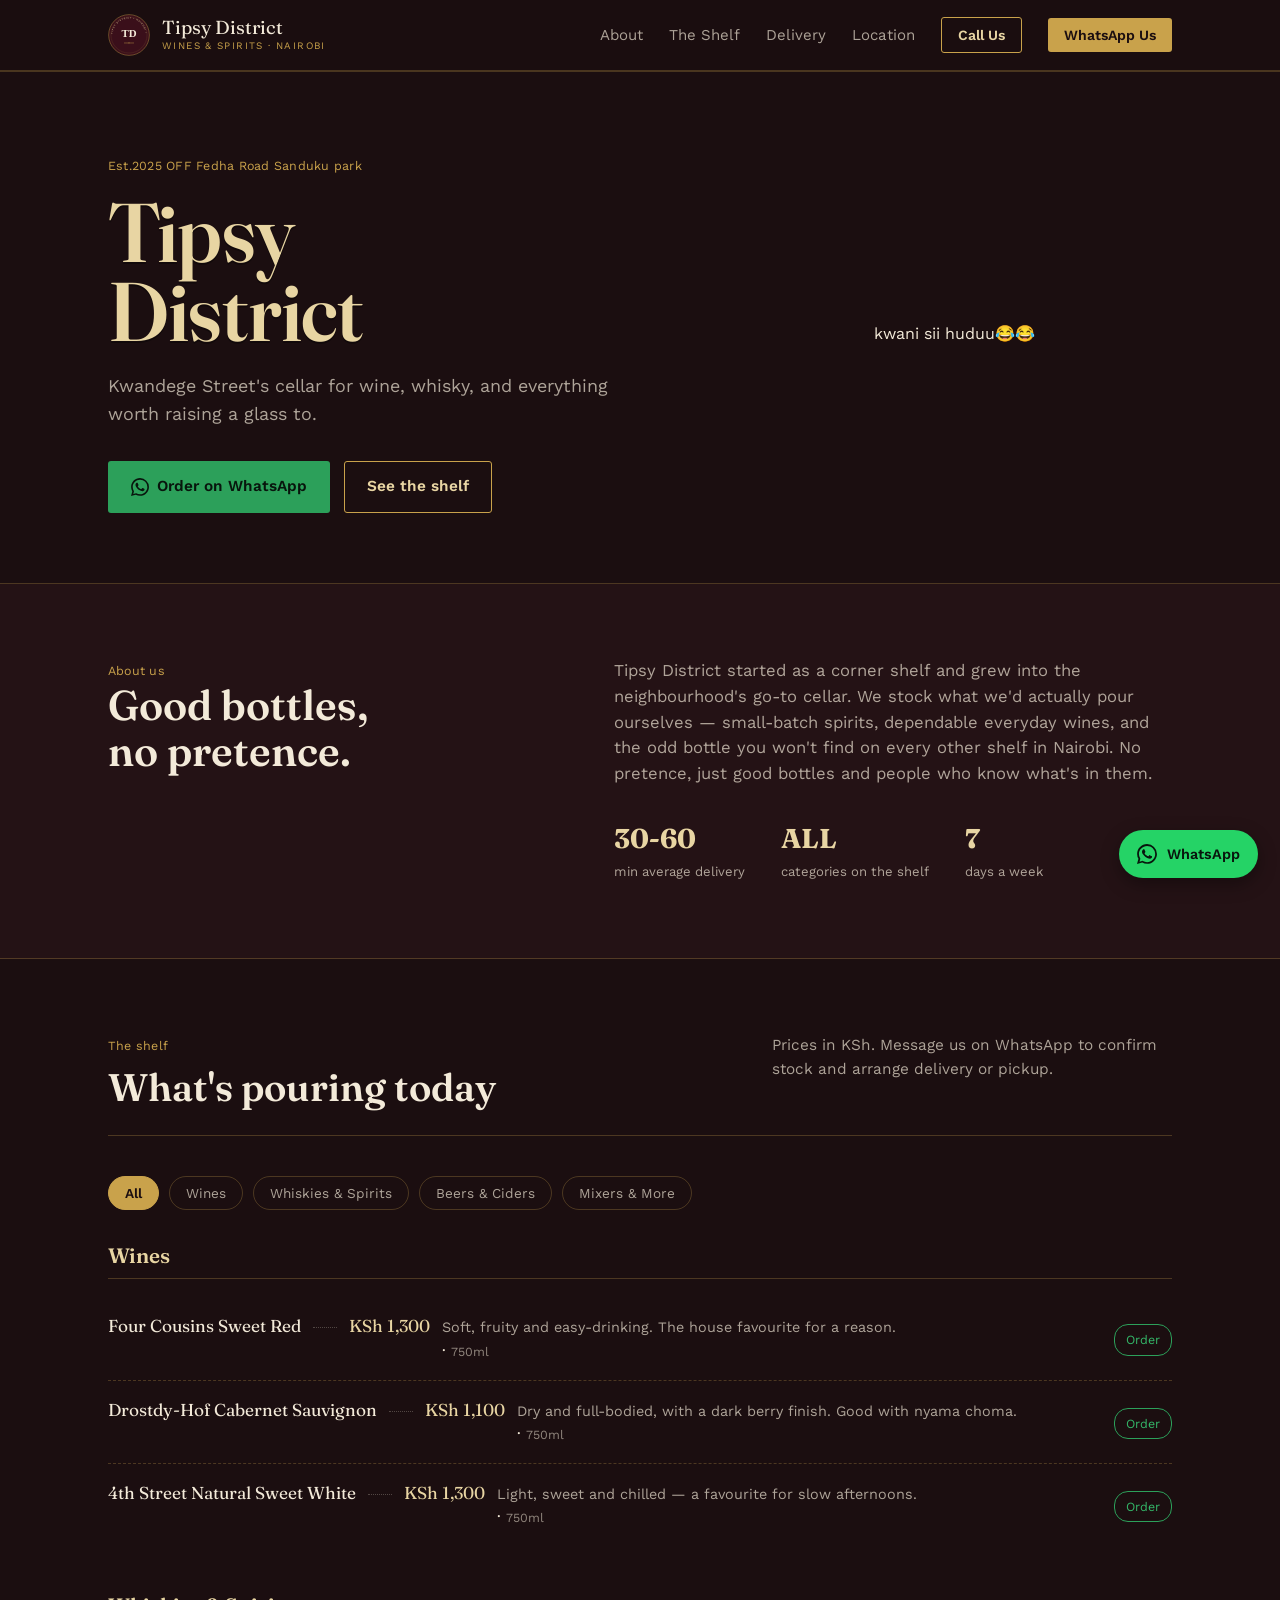
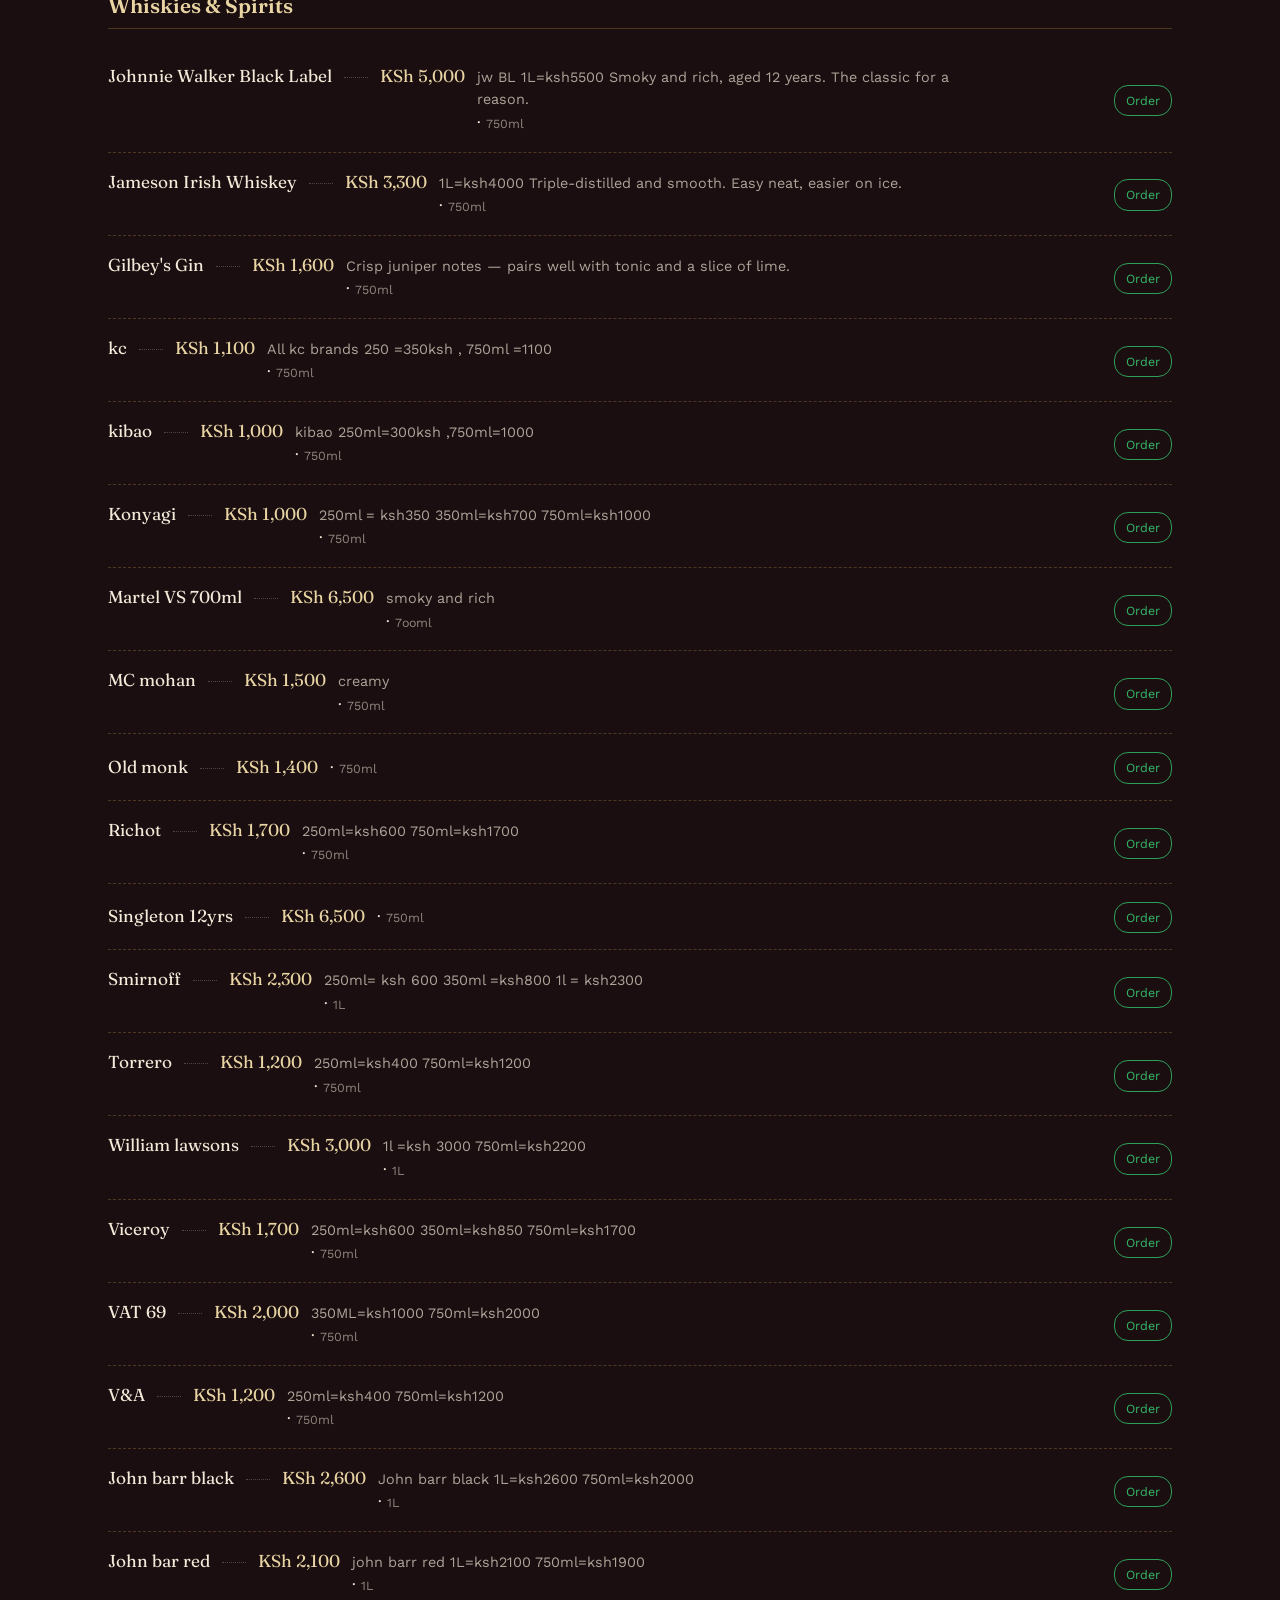
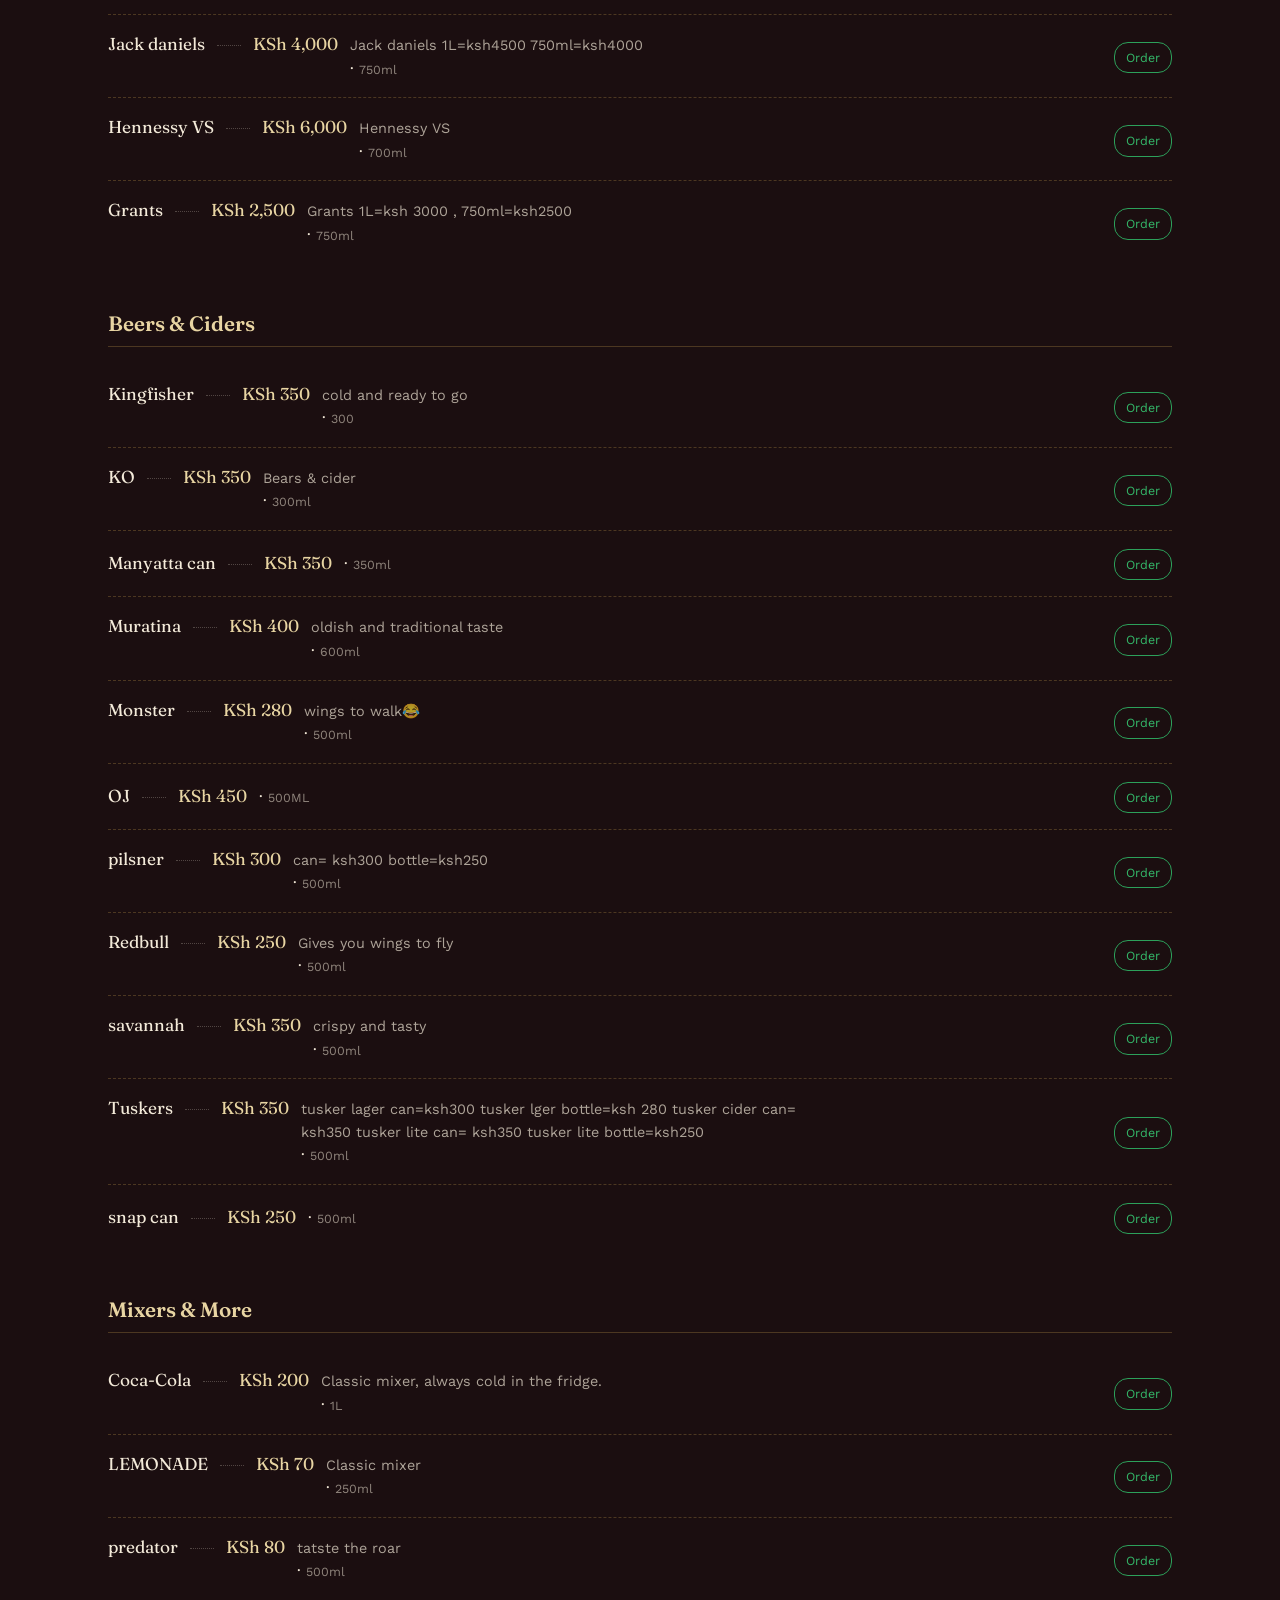
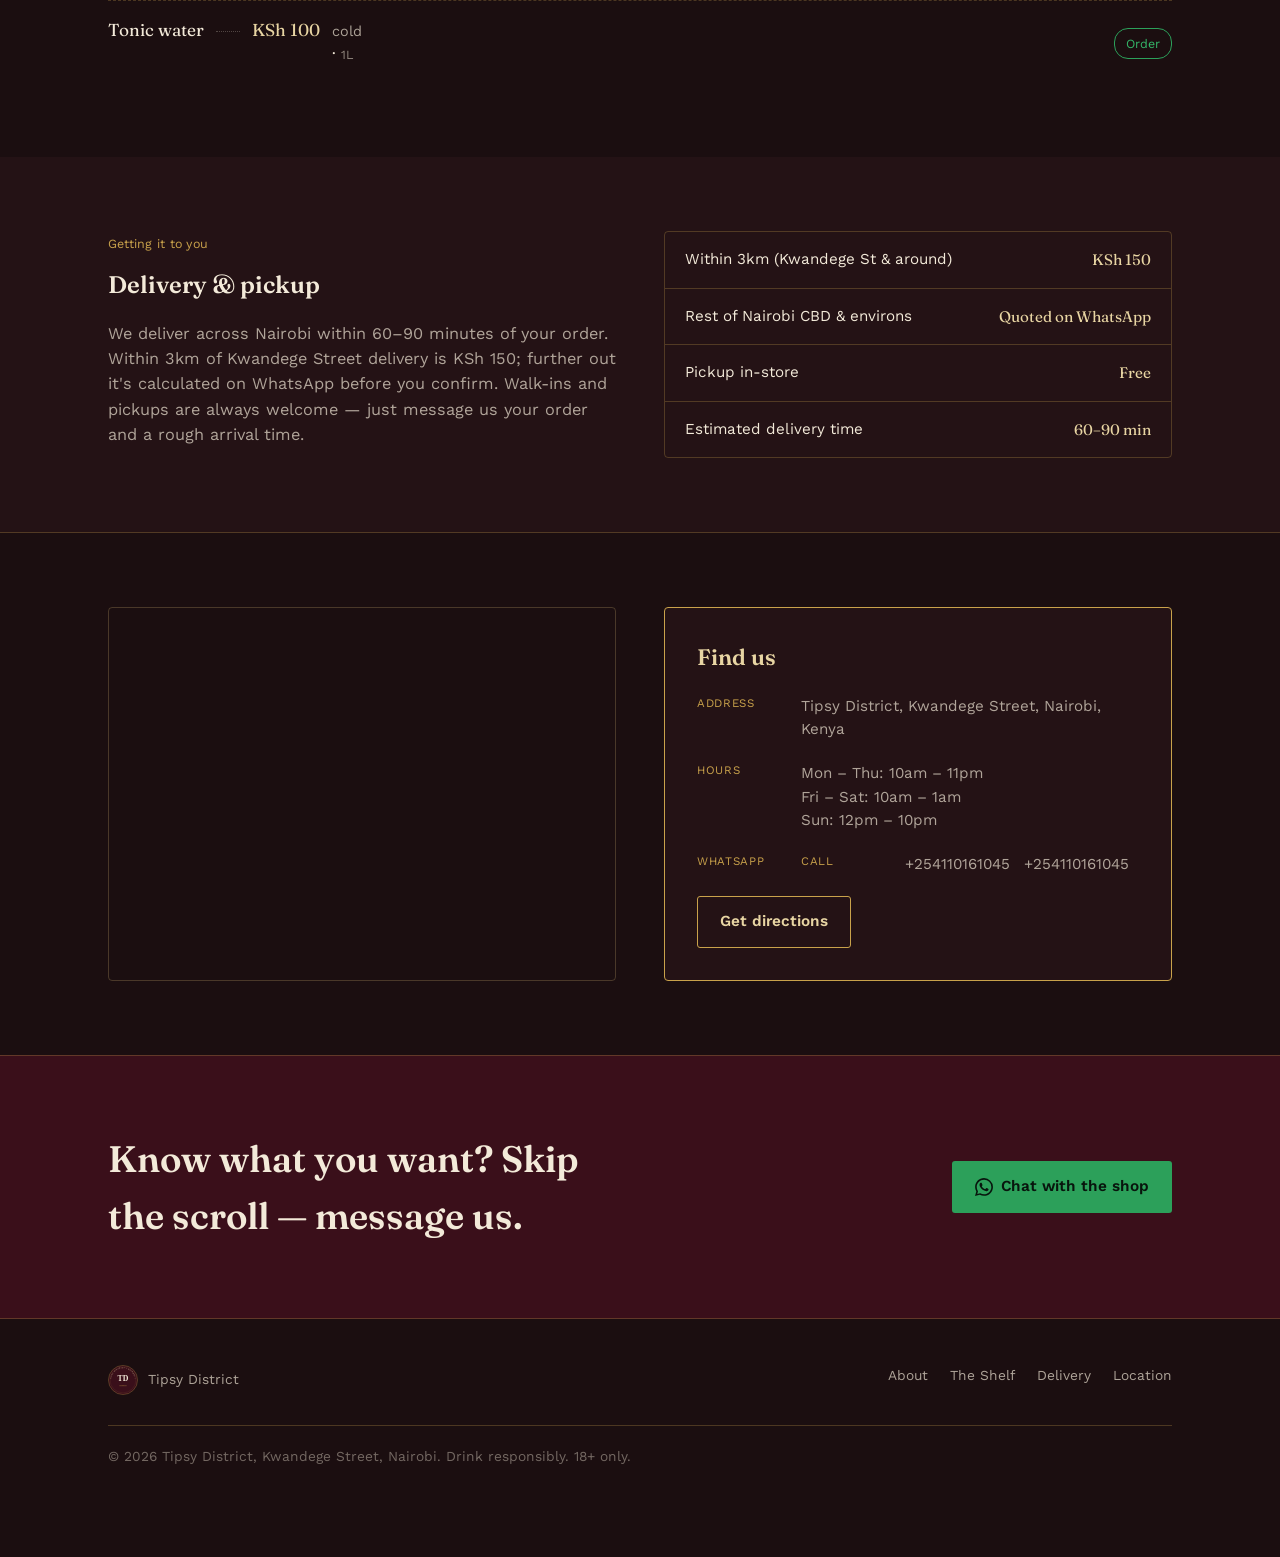
<file: tipsy-district/index.html>
<!DOCTYPE html>
<html lang="en">
<head>
<meta charset="UTF-8">
<meta name="viewport" content="width=device-width, initial-scale=1.0">
<title>Tipsy District — Wines &amp; Spirits, Kwandege Street, Nairobi</title>
<meta name="description" content="Tipsy District is a wines and spirits shop on Kwandege Street, Nairobi. Browse the shelf, order on WhatsApp, and get it delivered.">

<link rel="icon" type="image/svg+xml" href="assets/logo.svg">
<link rel="preconnect" href="https://fonts.googleapis.com">
<link rel="preconnect" href="https://fonts.gstatic.com" crossorigin>
<link href="https://fonts.googleapis.com/css2?family=Fraunces:opsz,wght@9..144,500;9..144,600;9..144,700&family=Work+Sans:wght@400;500;600&display=swap" rel="stylesheet">
<link rel="stylesheet" href="css/style.css">
</head>
<body>

<header class="site-header">
  <nav class="nav">
    <a href="#top" class="brand">
      <img src="assets/logo.svg" alt="Tipsy District emblem">
      <span class="brand-name">Tipsy District<span>WINES &amp; SPIRITS · NAIROBI</span></span>
    </a>
    <button class="nav-toggle" id="navToggle" aria-expanded="false" aria-controls="navLinks" aria-label="Toggle menu">☰</button>
    <ul class="nav-links" id="navLinks">
      <li><a href="#about">About</a></li>
      <li><a href="#menu">The Shelf</a></li>
      <li><a href="#delivery">Delivery</a></li>
      <li><a href="#location">Location</a></li>
      <li><a href="#" id="navCallBtn" class="nav-cta nav-cta-outline">Call Us</a></li>
      <li><a href="#contact" class="nav-cta">WhatsApp Us</a></li>
    </ul>
  </nav>
</header>

<main id="top">

  <!-- HERO -->
  <section class="hero">
    <div class="wrap">
      <div class="hero-copy">
        <span class="eyebrow">Est.2025 OFF Fedha Road Sanduku park</span>
        <h1>Tipsy<br>District</h1>
        <p class="hero-tagline">The neighbourhood cellar for wine, whisky, beer and everything worth raising a glass to — order on WhatsApp, we'll get it to your door.</p>
        <div class="hero-actions">
          <a href="#" class="btn btn-primary" id="heroWaBtn">
            <svg viewBox="0 0 24 24" width="18" height="18" fill="currentColor" aria-hidden="true"><path d="M17.472 14.382c-.297-.149-1.758-.867-2.03-.967-.273-.099-.471-.148-.67.15-.197.297-.767.966-.94 1.164-.173.199-.347.223-.644.075-.297-.15-1.255-.463-2.39-1.475-.883-.788-1.48-1.761-1.653-2.059-.173-.297-.018-.458.13-.606.134-.133.298-.347.446-.52.149-.174.198-.298.298-.497.099-.198.05-.371-.025-.52-.075-.149-.669-1.612-.916-2.207-.242-.579-.487-.5-.669-.51-.173-.008-.371-.01-.57-.01-.198 0-.52.074-.792.372-.272.297-1.04 1.016-1.04 2.479 0 1.462 1.065 2.875 1.213 3.074.149.198 2.096 3.2 5.077 4.487.709.306 1.262.489 1.694.625.712.227 1.36.195 1.871.118.571-.085 1.758-.719 2.006-1.413.248-.694.248-1.289.173-1.413-.074-.124-.272-.198-.57-.347z"/><path d="M12.05 21.785h-.004a9.735 9.735 0 01-4.965-1.36l-.356-.212-3.694.968.986-3.604-.232-.37a9.723 9.723 0 01-1.487-5.18c.002-5.378 4.378-9.753 9.758-9.753 2.607 0 5.055 1.017 6.898 2.862a9.687 9.687 0 012.858 6.9c-.002 5.378-4.378 9.75-9.762 9.75zm8.305-18.06A11.71 11.71 0 0012.05 0C5.495 0 .157 5.335.155 11.892a11.86 11.86 0 001.588 5.945L0 24l6.304-1.654a11.9 11.9 0 005.744 1.464h.005c6.554 0 11.892-5.336 11.895-11.893a11.821 11.821 0 00-3.594-8.192z"/></svg>
            Order on WhatsApp
          </a>
          <a href="#menu" class="btn btn-outline">See the shelf</a>
        </div>
      </div>
      <div class="hero-art" aria-hidden="true">
        kwani sii huduu😂😂

      </div>
    </div>
  </section>

  <!-- ABOUT -->
  <section class="about" id="about">
    <div class="wrap about-grid">
      <div>
        <span class="eyebrow">About us</span>
        <h2>Good bottles,<br>no pretence.</h2>
      </div>
      <div class="about-body">
        <p id="aboutText">This is the official website for the coolest joint in fedha sanduku park opposite aviation gate.You are all welcomed</p>
        <div class="about-stats">
          <div><strong>30-60</strong><span>min average delivery</span></div>
          <div><strong>ALL</strong><span>categories on the shelf</span></div>
          <div><strong>7</strong><span>days a week</span></div>
        </div>
      </div>
    </div>
  </section>

  <!-- MENU / PRODUCTS -->
  <section id="menu">
    <div class="wrap">
      <div class="section-head">
        <div>
          <span class="eyebrow">The shelf</span>
          <h2>What's pouring today</h2>
        </div>
        <p>Prices in KSh. Message us on WhatsApp to confirm stock and arrange delivery or pickup.</p>
      </div>
      <div class="menu-tabs" id="menuTabs"></div>
      <div id="menuList">
        <p class="menu-empty">Loading the shelf…</p>
      </div>
    </div>
  </section>

  <!-- DELIVERY -->
  <section class="delivery" id="delivery">
    <div class="wrap delivery-grid">
      <div class="delivery-body">
        <span class="eyebrow">Getting it to you</span>
        <h2 style="margin: 10px 0 18px;">Delivery &amp; pickup</h2>
        <p id="deliveryText">Loading…</p>
      </div>
      <ul class="delivery-list">
        <li><span class="zone">Within 3km (Kwandege St &amp; around)</span><span class="fee">KSh 150</span></li>
        <li><span class="zone">Rest of Nairobi CBD &amp; environs</span><span class="fee">Quoted on WhatsApp</span></li>
        <li><span class="zone">Pickup in-store</span><span class="fee">Free</span></li>
        <li><span class="zone">Estimated delivery time</span><span class="fee">60–90 min</span></li>
      </ul>
    </div>
  </section>

  <!-- LOCATION -->
  <section id="location">
    <div class="wrap location-grid">
      <div class="location-map">
        <iframe
          src="https://www.google.com/maps?q=Tipsy+District,+Kwandege+St,+Nairobi&output=embed"
          title="Tipsy District location on the map"
          loading="lazy"
          referrerpolicy="no-referrer-when-downgrade">
        </iframe>
      </div>
      <div class="plaque">
        <h3>Find us</h3>
        <div class="plaque-row">
          <span class="plaque-label">ADDRESS</span>
          <span class="plaque-value" id="addressText">Loading…</span>
        </div>
        <div class="plaque-row">
          <span class="plaque-label">HOURS</span>
          <span class="plaque-value" id="hoursText">Loading…</span>
        </div>
        <div class="plaque-row">
          <span class="plaque-label">WHATSAPP</span>
          <div class="plaque-row">
  <span class="plaque-label">CALL</span>
  <span class="plaque-value" id="callPhoneText">Loading…</span>
</div>
          <span class="plaque-value" id="phoneText">Loading…</span>
        </div>
        <a href="#" class="btn btn-outline" id="directionsBtn" style="width: fit-content;" target="_blank" rel="noopener">Get directions</a>
      </div>
    </div>
  </section>

  <!-- CONTACT BAND -->
  <section class="contact-band" id="contact">
    <div class="wrap">
      <h2>Know what you want? Skip the scroll — message us.</h2>
      <a href="#" class="btn btn-primary" id="bandWaBtn">
        <svg viewBox="0 0 24 24" width="18" height="18" fill="currentColor" aria-hidden="true"><path d="M17.472 14.382c-.297-.149-1.758-.867-2.03-.967-.273-.099-.471-.148-.67.15-.197.297-.767.966-.94 1.164-.173.199-.347.223-.644.075-.297-.15-1.255-.463-2.39-1.475-.883-.788-1.48-1.761-1.653-2.059-.173-.297-.018-.458.13-.606.134-.133.298-.347.446-.52.149-.174.198-.298.298-.497.099-.198.05-.371-.025-.52-.075-.149-.669-1.612-.916-2.207-.242-.579-.487-.5-.669-.51-.173-.008-.371-.01-.57-.01-.198 0-.52.074-.792.372-.272.297-1.04 1.016-1.04 2.479 0 1.462 1.065 2.875 1.213 3.074.149.198 2.096 3.2 5.077 4.487.709.306 1.262.489 1.694.625.712.227 1.36.195 1.871.118.571-.085 1.758-.719 2.006-1.413.248-.694.248-1.289.173-1.413-.074-.124-.272-.198-.57-.347z"/><path d="M12.05 21.785h-.004a9.735 9.735 0 01-4.965-1.36l-.356-.212-3.694.968.986-3.604-.232-.37a9.723 9.723 0 01-1.487-5.18c.002-5.378 4.378-9.753 9.758-9.753 2.607 0 5.055 1.017 6.898 2.862a9.687 9.687 0 012.858 6.9c-.002 5.378-4.378 9.75-9.762 9.75zm8.305-18.06A11.71 11.71 0 0012.05 0C5.495 0 .157 5.335.155 11.892a11.86 11.86 0 001.588 5.945L0 24l6.304-1.654a11.9 11.9 0 005.744 1.464h.005c6.554 0 11.892-5.336 11.895-11.893a11.821 11.821 0 00-3.594-8.192z"/></svg>
        Chat with the shop
      </a>
    </div>
  </section>

</main>

<footer>
  <div class="wrap">
    <div class="footer-grid">
      <div class="footer-brand">
        <img src="assets/logo.svg" alt="">
        <span>Tipsy District</span>
      </div>
      <ul class="footer-links">
        <li><a href="#about">About</a></li>
        <li><a href="#menu">The Shelf</a></li>
        <li><a href="#delivery">Delivery</a></li>
        <li><a href="#location">Location</a></li>
      </ul>
    </div>
    <p class="footer-bottom">© <span id="year"></span> Tipsy District, Kwandege Street, Nairobi. Drink responsibly. 18+ only.</p>
  </div>
</footer>

<a href="#" class="wa-float" id="floatWaBtn" target="_blank" rel="noopener" aria-label="Message us on WhatsApp">
  <svg viewBox="0 0 24 24" fill="currentColor" aria-hidden="true"><path d="M17.472 14.382c-.297-.149-1.758-.867-2.03-.967-.273-.099-.471-.148-.67.15-.197.297-.767.966-.94 1.164-.173.199-.347.223-.644.075-.297-.15-1.255-.463-2.39-1.475-.883-.788-1.48-1.761-1.653-2.059-.173-.297-.018-.458.13-.606.134-.133.298-.347.446-.52.149-.174.198-.298.298-.497.099-.198.05-.371-.025-.52-.075-.149-.669-1.612-.916-2.207-.242-.579-.487-.5-.669-.51-.173-.008-.371-.01-.57-.01-.198 0-.52.074-.792.372-.272.297-1.04 1.016-1.04 2.479 0 1.462 1.065 2.875 1.213 3.074.149.198 2.096 3.2 5.077 4.487.709.306 1.262.489 1.694.625.712.227 1.36.195 1.871.118.571-.085 1.758-.719 2.006-1.413.248-.694.248-1.289.173-1.413-.074-.124-.272-.198-.57-.347z"/><path d="M12.05 21.785h-.004a9.735 9.735 0 01-4.965-1.36l-.356-.212-3.694.968.986-3.604-.232-.37a9.723 9.723 0 01-1.487-5.18c.002-5.378 4.378-9.753 9.758-9.753 2.607 0 5.055 1.017 6.898 2.862a9.687 9.687 0 012.858 6.9c-.002 5.378-4.378 9.75-9.762 9.75zm8.305-18.06A11.71 11.71 0 0012.05 0C5.495 0 .157 5.335.155 11.892a11.86 11.86 0 001.588 5.945L0 24l6.304-1.654a11.9 11.9 0 005.744 1.464h.005c6.554 0 11.892-5.336 11.895-11.893a11.821 11.821 0 00-3.594-8.192z"/></svg>
  <span id="floatWaLabel">WhatsApp</span>
</a>

<script src="js/main.js"></script>
  <script src="https://identity.netlify.com/v1/netlify-identity-widget.js"></script>
<script>
  if (window.netlifyIdentity) {
    window.netlifyIdentity.on("init", (user) => {
      if (!user) {
        window.netlifyIdentity.on("login", () => {
          document.location.href = "/admin/";
        });
      }
    });
  }
</script>
</body>
</html>
</file>
<file: tipsy-district/css/style.css>
/* ---------------------------------------------------------
   Tipsy District — design tokens
--------------------------------------------------------- */
:root {
  --ink: #1B0E10;
  --burgundy: #5C1A2B;
  --burgundy-deep: #3A0F1A;
  --brass: #C9A24B;
  --brass-soft: #E8D5A3;
  --paper: #F3EAD9;
  --surface: #241215;
  --surface-line: rgba(201, 162, 75, 0.28);
  --text-dim: rgba(243, 234, 217, 0.68);

  --font-display: "Fraunces", Georgia, "Times New Roman", serif;
  --font-body: "Work Sans", -apple-system, BlinkMacSystemFont, "Segoe UI", sans-serif;

  --content-width: 1120px;
}

@media (prefers-reduced-motion: no-preference) {
  html { scroll-behavior: smooth; }
}

* { box-sizing: border-box; }

html, body {
  margin: 0;
  padding: 0;
  background: var(--ink);
  color: var(--paper);
  font-family: var(--font-body);
  font-size: 16px;
  line-height: 1.55;
}

body {
  
}

img { max-width: 100%; display: block; }

a { color: inherit; }

h1, h2, h3 {
  font-family: var(--font-display);
  font-weight: 600;
  margin: 0;
  color: var(--paper);
}

p { margin: 0; }

.wrap {
  max-width: var(--content-width);
  margin: 0 auto;
  padding: 0 28px;
}

.eyebrow {
  font-family: var(--font-body);
  font-size: 0.78rem;
  color: var(--brass);
  letter-spacing: 0.02em;
}

/* Focus visibility */
a:focus-visible,
button:focus-visible,
input:focus-visible,
textarea:focus-visible {
  outline: 2px solid var(--brass);
  outline-offset: 3px;
}

/* ---------------------------------------------------------
   Nav
--------------------------------------------------------- */
.site-header {
  position: sticky;
  top: 0;
  z-index: 40;
  background: rgba(27, 14, 16, 0.92);
  backdrop-filter: blur(6px);
  border-bottom: 2px solid var(--surface-line);
}

.nav {
  display: flex;
  align-items: center;
  justify-content: space-between;
  padding: 14px 28px;
  max-width: var(--content-width);
  margin: 0 auto;
  gap: 18px;
}

.brand {
  display: flex;
  align-items: center;
  gap: 12px;
  text-decoration: none;
}

.brand img { width: 42px; height: 42px; }

.brand-name {
  font-family: var(--font-display);
  font-size: 1.18rem;
  color: var(--paper);
  line-height: 1;
}

.brand-name span {
  display: block;
  font-family: var(--font-body);
  font-size: 0.62rem;
  color: var(--brass);
  letter-spacing: 0.14em;
  margin-top: 3px;
}

.nav-links {
  display: flex;
  align-items: center;
  gap: 26px;
  list-style: none;
  margin: 0;
  padding: 0;
}

.nav-links a {
  text-decoration: none;
  color: var(--text-dim);
  font-size: 0.94rem;
  transition: color 0.15s ease;
}

.nav-links a:hover { color: var(--brass-soft); }

.nav-cta {
  background: var(--brass);
  color: var(--ink) !important;
  padding: 9px 16px;
  border-radius: 3px;
  font-weight: 600;
  font-size: 0.88rem !important;
}

.nav-cta:hover { background: var(--brass-soft); }
.nav-cta-outline {
  background: transparent !important;
  border: 1px solid var(--brass);
  color: var(--brass-soft) !important;
}
.nav-cta-outline:hover { background: rgba(201,162,75,0.12) !important; }

.nav-toggle {
  display: none;
  background: none;
  border: 1px solid var(--surface-line);
  color: var(--paper);
  border-radius: 3px;
  padding: 8px 10px;
  font-size: 1.1rem;
}

/* ---------------------------------------------------------
   Hero
--------------------------------------------------------- */
.hero {
  padding: 84px 0 70px;
  border-bottom: 1px solid var(--surface-line);
  position: relative;
  overflow: hidden;
}

.hero .wrap {
  display: grid;
  grid-template-columns: 1.15fr 0.85fr;
  gap: 40px;
  align-items: center;
}

.hero-copy .eyebrow { display: block; margin-bottom: 18px; }

.hero h1 {
  font-size: clamp(3rem, 7vw, 5.2rem);
  line-height: 0.94;
  letter-spacing: -0.01em;
  color: var(--brass-soft);
  text-shadow: 0 2px 0 rgba(0,0,0,0.35);
}

.hero-tagline {
  margin-top: 22px;
  max-width: 46ch;
  font-size: 1.12rem;
  color: var(--text-dim);
}

.hero-actions {
  display: flex;
  gap: 14px;
  margin-top: 34px;
  flex-wrap: wrap;
}

.btn {
  display: inline-flex;
  align-items: center;
  gap: 8px;
  padding: 13px 22px;
  border-radius: 3px;
  text-decoration: none;
  font-size: 0.96rem;
  font-weight: 600;
  border: 1px solid transparent;
  cursor: pointer;
  transition: transform 0.12s ease, background 0.15s ease, border-color 0.15s ease;
}

.btn:hover { transform: translateY(-1px); }

.btn-primary {
  background: #2CA05A;
  color: #08150d;
}
.btn-primary:hover { background: #34b869; }

.btn-outline {
  background: transparent;
  border-color: var(--brass);
  color: var(--brass-soft);
}
.btn-outline:hover { background: rgba(201,162,75,0.1); }

.hero-art {
  display: flex;
  justify-content: center;
}

.hero-art svg { width: 100%; max-width: 300px; height: auto; }

/* ---------------------------------------------------------
   Section shell
--------------------------------------------------------- */
section { padding: 74px 0; }

.section-head {
  display: flex;
  align-items: baseline;
  justify-content: space-between;
  gap: 20px;
  margin-bottom: 40px;
  border-bottom: 1px solid var(--surface-line);
  padding-bottom: 18px;
}

.section-head h2 {
  font-size: clamp(1.8rem, 3vw, 2.4rem);
}

.section-head p {
  color: var(--text-dim);
  max-width: 40ch;
  font-size: 0.96rem;
}

/* ---------------------------------------------------------
   About
--------------------------------------------------------- */
.about { background: var(--surface); border-bottom: 1px solid var(--surface-line); }

.about-grid {
  display: grid;
  grid-template-columns: 0.9fr 1.1fr;
  gap: 50px;
  align-items: start;
}

.about h2 {
  font-size: clamp(1.9rem, 3.4vw, 2.6rem);
  line-height: 1.1;
}

.about-body p {
  font-size: 1.04rem;
  color: var(--text-dim);
  max-width: 60ch;
}

.about-stats {
  margin-top: 30px;
  display: flex;
  gap: 36px;
  flex-wrap: wrap;
}

.about-stats div strong {
  display: block;
  font-family: var(--font-display);
  font-size: 1.7rem;
  color: var(--brass-soft);
}

.about-stats div span {
  font-size: 0.82rem;
  color: var(--text-dim);
}

/* ---------------------------------------------------------
   Menu / Products
--------------------------------------------------------- */
.menu-tabs {
  display: flex;
  flex-wrap: wrap;
  gap: 10px;
  margin-bottom: 30px;
}

.menu-tab {
  background: transparent;
  border: 1px solid var(--surface-line);
  color: var(--text-dim);
  padding: 8px 16px;
  border-radius: 20px;
  font-size: 0.85rem;
  cursor: pointer;
  font-family: var(--font-body);
  transition: border-color 0.15s ease, color 0.15s ease, background 0.15s ease;
}

.menu-tab:hover { border-color: var(--brass); color: var(--brass-soft); }

.menu-tab.active {
  background: var(--brass);
  border-color: var(--brass);
  color: var(--ink);
  font-weight: 600;
}

.menu-category { margin-bottom: 44px; }

.menu-category:last-child { margin-bottom: 0; }

.menu-category-title {
  font-family: var(--font-display);
  font-size: 1.3rem;
  color: var(--brass-soft);
  margin-bottom: 6px;
}

.menu-category-rule {
  height: 1px;
  background: var(--surface-line);
  margin-bottom: 18px;
}

.menu-row {
  display: flex;
  align-items: baseline;
  gap: 12px;
  padding: 16px 0;
  border-bottom: 1px dashed var(--surface-line);
}

.menu-row:last-child { border-bottom: none; }

.menu-row-name {
  font-family: var(--font-display);
  font-size: 1.08rem;
  color: var(--paper);
  white-space: nowrap;
}

.menu-row-leader {
  flex: 1;
  border-bottom: 1px dotted rgba(243, 234, 217, 0.25);
  transform: translateY(-4px);
  min-width: 24px;
}

.menu-row-price {
  font-family: var(--font-display);
  font-size: 1.08rem;
  color: var(--brass-soft);
  white-space: nowrap;
}

.menu-row-meta {
  flex-basis: 100%;
  display: flex;
  justify-content: space-between;
  align-items: center;
  gap: 12px;
  margin-top: 2px;
}

.menu-row-desc {
  font-size: 0.9rem;
  color: var(--text-dim);
  max-width: 56ch;
}

.menu-row-vol {
  font-size: 0.78rem;
  color: var(--text-dim);
  opacity: 0.8;
  white-space: nowrap;
}

.menu-row-order {
  flex-shrink: 0;
  text-decoration: none;
  font-size: 0.78rem;
  color: #34b869;
  border: 1px solid #2CA05A;
  padding: 5px 11px;
  border-radius: 14px;
  white-space: nowrap;
  transition: background 0.15s ease, color 0.15s ease;
}

.menu-row-order:hover { background: #2CA05A; color: #08150d; }

.menu-row.unavailable { opacity: 0.45; }
.menu-row.unavailable .menu-row-order { display: none; }

.menu-empty {
  color: var(--text-dim);
  font-size: 0.95rem;
  padding: 30px 0;
}

/* ---------------------------------------------------------
   Delivery
--------------------------------------------------------- */
.delivery { background: var(--surface); border-bottom: 1px solid var(--surface-line); }

.delivery-grid {
  display: grid;
  grid-template-columns: 1fr 1fr;
  gap: 48px;
}

.delivery-body p { color: var(--text-dim); font-size: 1.02rem; white-space: pre-line; }

.delivery-list {
  list-style: none;
  margin: 0;
  padding: 0;
  border: 1px solid var(--surface-line);
  border-radius: 4px;
  overflow: hidden;
}

.delivery-list li {
  display: flex;
  justify-content: space-between;
  padding: 16px 20px;
  border-bottom: 1px solid var(--surface-line);
  font-size: 0.95rem;
}

.delivery-list li:last-child { border-bottom: none; }

.delivery-list .zone { color: var(--paper); }
.delivery-list .fee { color: var(--brass-soft); font-family: var(--font-display); }

/* ---------------------------------------------------------
   Location
--------------------------------------------------------- */
.location-grid {
  display: grid;
  grid-template-columns: 1fr 1fr;
  gap: 48px;
  align-items: stretch;
}

.location-map {
  border: 1px solid var(--surface-line);
  border-radius: 4px;
  overflow: hidden;
  min-height: 340px;
  filter: grayscale(0.25) sepia(0.12);
}

.location-map iframe {
  width: 100%;
  height: 100%;
  min-height: 340px;
  border: 0;
  display: block;
}

.plaque {
  border: 1px solid var(--brass);
  border-radius: 4px;
  padding: 32px;
  background: var(--surface);
  display: flex;
  flex-direction: column;
  justify-content: center;
  gap: 20px;
}

.plaque h3 {
  font-size: 1.4rem;
  color: var(--brass-soft);
}

.plaque-row { display: flex; gap: 14px; align-items: flex-start; }

.plaque-label {
  font-size: 0.72rem;
  color: var(--brass);
  letter-spacing: 0.06em;
  min-width: 90px;
}

.plaque-value {
  color: var(--text-dim);
  font-size: 0.95rem;
  white-space: pre-line;
}

/* ---------------------------------------------------------
   Contact / CTA band
--------------------------------------------------------- */
.contact-band {
  background: var(--burgundy-deep);
  border-top: 1px solid var(--surface-line);
  border-bottom: 1px solid var(--surface-line);
  text-align: left;
}

.contact-band .wrap {
  display: flex;
  align-items: center;
  justify-content: space-between;
  gap: 24px;
  flex-wrap: wrap;
}

.contact-band h2 {
  font-size: clamp(1.7rem, 3vw, 2.3rem);
  max-width: 20ch;
}

/* ---------------------------------------------------------
   Footer
--------------------------------------------------------- */
footer {
  padding: 46px 0 90px;
  font-size: 0.86rem;
  color: var(--text-dim);
}

.footer-grid {
  display: flex;
  justify-content: space-between;
  gap: 24px;
  flex-wrap: wrap;
  border-bottom: 1px solid var(--surface-line);
  padding-bottom: 30px;
  margin-bottom: 20px;
}

.footer-brand { display: flex; align-items: center; gap: 10px; }
.footer-brand img { width: 30px; height: 30px; }

.footer-links { display: flex; gap: 22px; list-style: none; padding: 0; margin: 0; }
.footer-links a { text-decoration: none; color: var(--text-dim); }
.footer-links a:hover { color: var(--brass-soft); }

.footer-bottom { opacity: 0.6; }

/* ---------------------------------------------------------
   WhatsApp floating button
--------------------------------------------------------- */
.wa-float {
  position: fixed;
  bottom: 22px;
  right: 22px;
  z-index: 50;
  display: inline-flex;
  align-items: center;
  gap: 10px;
  background: #25D366;
  color: #08150d;
  padding: 13px 18px;
  border-radius: 30px;
  text-decoration: none;
  font-weight: 600;
  font-size: 0.9rem;
  box-shadow: 0 6px 18px rgba(0,0,0,0.35);
  transition: transform 0.15s ease;
}

.wa-float:hover { transform: translateY(-2px); }

.wa-float svg { width: 20px; height: 20px; flex-shrink: 0; }

/* ---------------------------------------------------------
   Responsive
--------------------------------------------------------- */
@media (max-width: 860px) {
  .hero .wrap { grid-template-columns: 1fr; }
  .hero-art { order: -1; }
  .hero-art svg { max-width: 190px; }
  .about-grid,
  .delivery-grid,
  .location-grid { grid-template-columns: 1fr; }
  .nav-links {
    position: fixed;
    top: 68px;
    left: 0;
    right: 0;
    background: var(--ink);
    border-bottom: 1px solid var(--surface-line);
    flex-direction: column;
    align-items: flex-start;
    padding: 20px 28px 26px;
    gap: 16px;
    display: none;
  }
  .nav-links.open { display: flex; }
  .nav-toggle { display: inline-flex; }
  .contact-band .wrap { flex-direction: column; align-items: flex-start; }
}

@media (max-width: 560px) {
  .wrap { padding: 0 18px; }
  .hero { padding: 54px 0 46px; }
  section { padding: 54px 0; }
  .menu-row { flex-wrap: wrap; }
  .menu-row-leader { display: none; }
  .footer-grid { flex-direction: column; align-items: flex-start; }
}
</file>
